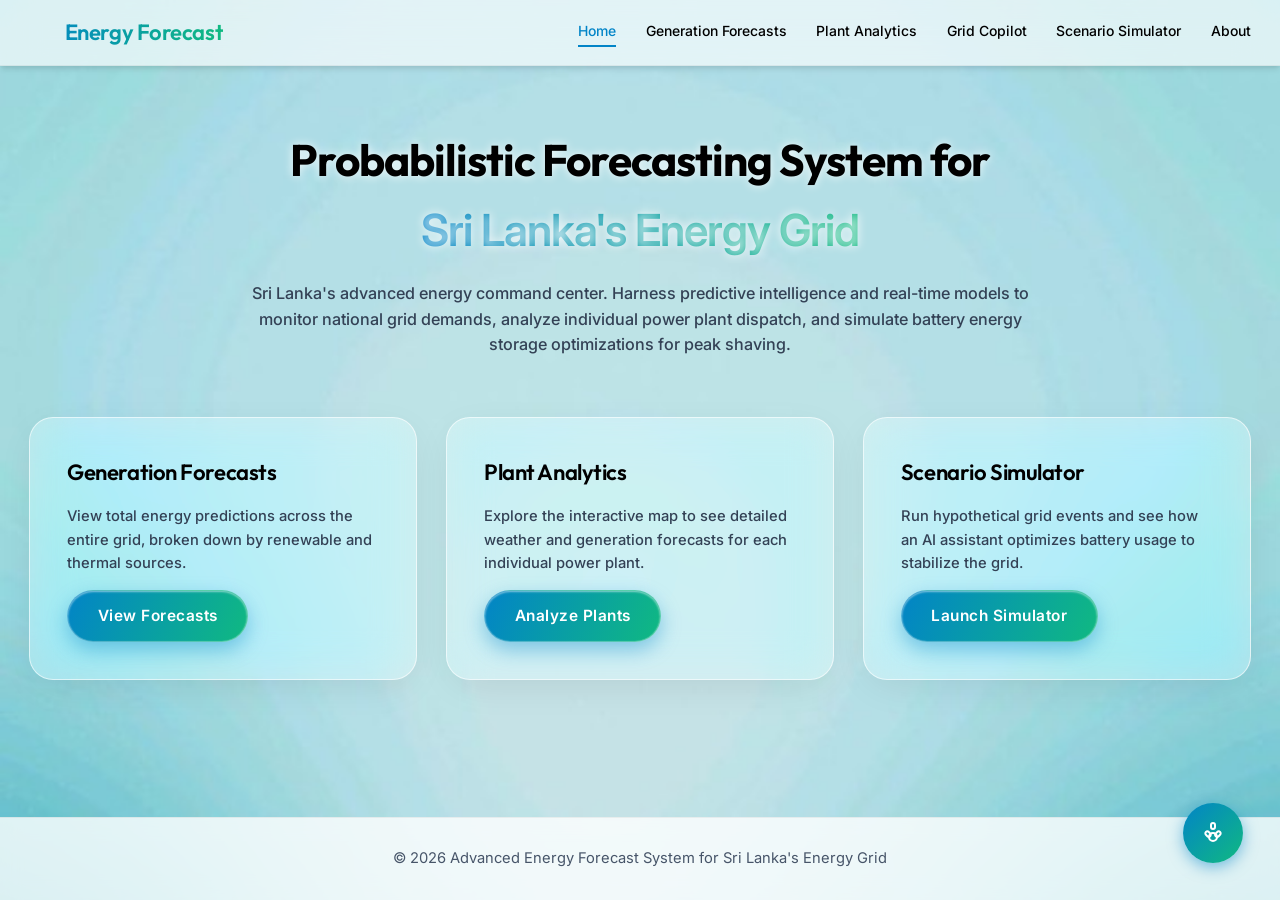
<file: index.html>
<!DOCTYPE html>
<html lang="en">

<head>
    <meta charset="UTF-8">
    <meta name="viewport" content="width=device-width, initial-scale=1.0">
    <title>Advanced Energy Forecast</title>
    <link rel="stylesheet" href="css/style.css">
</head>

<body>

    <!-- Navbar Container -->
    <div id="navbar-placeholder"></div>

    <!-- Main Content -->
    <main>
        <div class="page-header animate-fade-in" style="text-align: center;">
            <h1 style="font-size: 3rem; margin-bottom: 1rem;">Probabilistic Forecasting System for <br><span
                    class="highlight">Sri Lanka's Energy Grid</span></h1>

            <p class="page-description">
                Sri Lanka's advanced energy command center. Harness predictive intelligence and real-time models to monitor national grid demands, analyze individual power plant dispatch, and simulate battery energy storage optimizations for peak shaving.
            </p>
        </div>

        <div
            style="display: grid; grid-template-columns: repeat(auto-fit, minmax(300px, 1fr)); gap: 2rem; margin-top: 4rem;">

            <div class="glass-card animate-fade-in" style="animation-delay: 0.1s; display: flex; flex-direction: column; justify-content: space-between;">
                <div>
                    <h3>Generation Forecasts</h3>
                    <p style="margin: 1rem 0; color: var(--text-secondary);">View total energy predictions across the entire grid, broken down by renewable and thermal sources.</p>
                </div>
                <a href="generation-forecasts.html" class="btn-primary" style="align-self: flex-start; margin-top: auto;">View Forecasts</a>
            </div>

            <div class="glass-card animate-fade-in" style="animation-delay: 0.2s; display: flex; flex-direction: column; justify-content: space-between;">
                <div>
                    <h3>Plant Analytics</h3>
                    <p style="margin: 1rem 0; color: var(--text-secondary);">Explore the interactive map to see detailed weather and generation forecasts for each individual power plant.</p>
                </div>
                <a href="plant-analytics.html" class="btn-primary" style="align-self: flex-start; margin-top: auto;">Analyze Plants</a>
            </div>

            <div class="glass-card animate-fade-in" style="animation-delay: 0.3s; display: flex; flex-direction: column; justify-content: space-between;">
                <div>
                    <h3>Scenario Simulator</h3>
                    <p style="margin: 1rem 0; color: var(--text-secondary);">Run hypothetical grid events and see how an AI assistant optimizes battery usage to stabilize the grid.</p>
                </div>
                <a href="scenario-simulator.html" class="btn-primary" style="align-self: flex-start; margin-top: auto;">Launch Simulator</a>
            </div>

        </div>
    </main>

    <!-- Footer Container -->
    <div id="footer-placeholder"></div>

    <script src="js/common.js"></script>
</body>

</html>
</file>
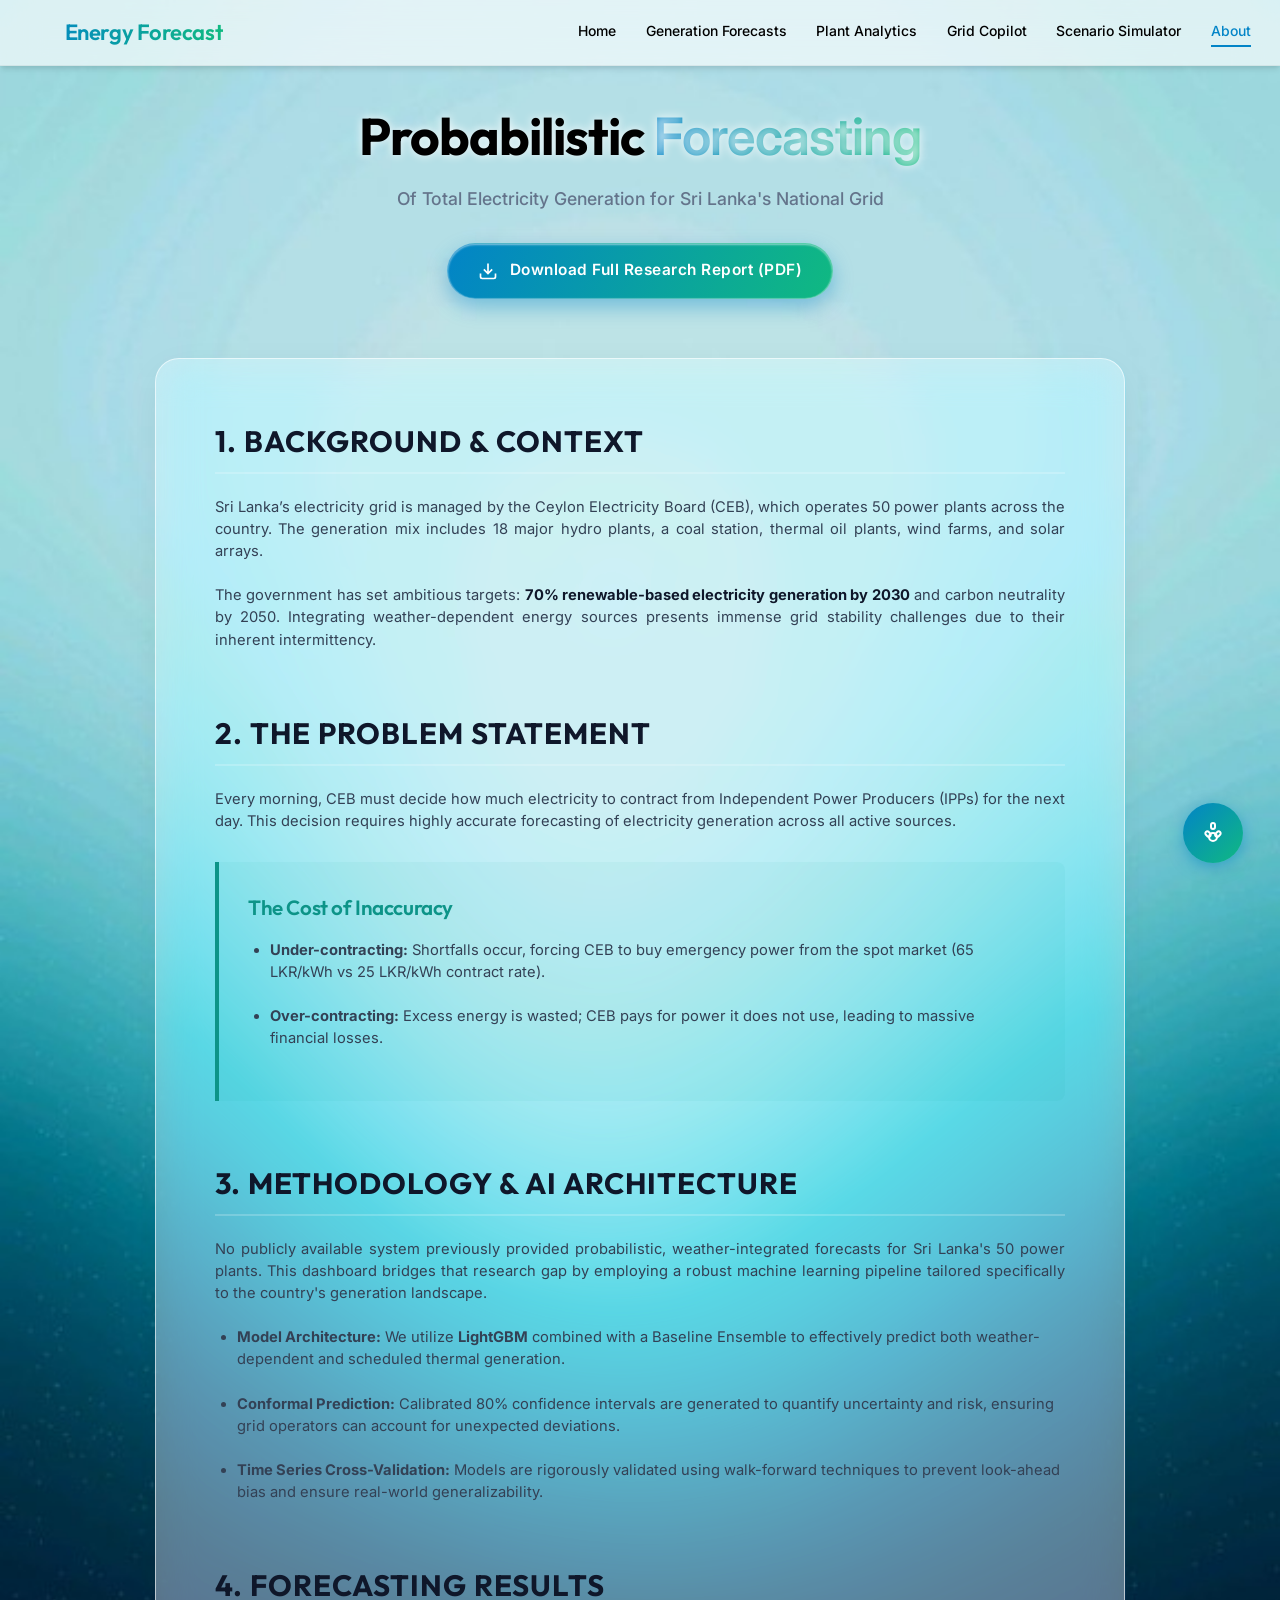
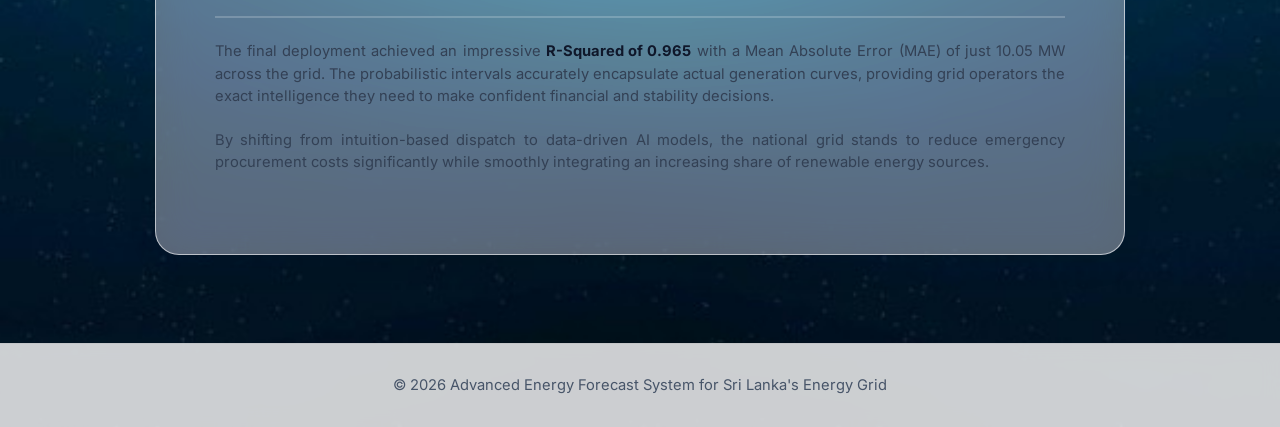
<file: about.html>
<!DOCTYPE html>
<html lang="en">

<head>
    <meta charset="UTF-8">
    <meta name="viewport" content="width=device-width, initial-scale=1.0">
    <title>About the Project | Advanced Energy</title>
    <link rel="stylesheet" href="css/style.css">
    <style>
        .report-section {
            margin-bottom: 4rem;
        }

        .report-section h2 {
            font-size: 2rem;
            color: var(--slate-gray);
            margin-bottom: 1.5rem;
            border-bottom: 2px solid rgba(255, 255, 255, 0.2);
            padding-bottom: 0.5rem;
            text-transform: uppercase;
            letter-spacing: 1px;
        }

        .report-section p,
        .report-section li {
            color: var(--text-secondary);
            font-size: 1rem;
            font-weight: 400;
            line-height: 1.5;
            margin-bottom: 1.5rem;
            text-align: justify;
        }
        
        .report-section p strong {
            color: var(--text-primary);
        }

        .highlight-box {
            background: rgba(13, 148, 136, 0.05);
            border-left: 4px solid var(--cool-teal);
            padding: 2rem;
            margin: 2rem 0;
            border-radius: 0 8px 8px 0;
        }

    </style>
</head>

<body>
    <div id="navbar-placeholder"></div>

    <main class="animate-fade-in" style="max-width: 1000px; margin: 0 auto; padding: 2rem 1rem;">
        <header class="page-header" style="text-align: center; margin-bottom: 4rem;">
            <h1 style="font-size: 3.5rem;">Probabilistic <span class="highlight">Forecasting</span></h1>
            <p style="font-size: 1.2rem; color: #64748b; max-width: 800px; margin: 0 auto;">Of Total Electricity Generation for Sri Lanka's National Grid</p>

            <a href="Project_Report.pdf" download class="btn-primary"
                style="display: inline-block; margin-top: 2rem; padding: 1rem 2rem; text-decoration: none;">
                <svg width="20" height="20" viewBox="0 0 24 24" fill="none" stroke="currentColor" stroke-width="2"
                    style="vertical-align: middle; margin-right: 0.5rem;">
                    <path d="M21 15v4a2 2 0 0 1-2 2H5a2 2 0 0 1-2-2v-4M7 10l5 5 5-5M12 15V3" />
                </svg>
                Download Full Research Report (PDF)
            </a>
        </header>

        <div class="glass-card" style="padding: 4rem !important; border-radius: 24px;">

            <!-- Section 1: Introduction -->
            <section class="report-section">
                <h2>1. Background & Context</h2>
                <p>Sri Lanka’s electricity grid is managed by the Ceylon Electricity Board (CEB), which operates 50 power plants across the country. The generation mix includes 18 major hydro plants, a coal station, thermal oil plants, wind farms, and solar arrays.</p>
                <p>The government has set ambitious targets: <strong>70% renewable-based electricity generation by 2030</strong> and carbon neutrality by 2050. Integrating weather-dependent energy sources presents immense grid stability challenges due to their inherent intermittency.</p>
            </section>

            <!-- Section 2: Problem Statement -->
            <section class="report-section">
                <h2>2. The Problem Statement</h2>
                <p>Every morning, CEB must decide how much electricity to contract from Independent Power Producers (IPPs) for the next day. This decision requires highly accurate forecasting of electricity generation across all active sources.</p>
                <div class="highlight-box">
                    <h3 style="color: var(--cool-teal); margin-bottom: 1rem; font-size: 1.4rem;">The Cost of Inaccuracy</h3>
                    <ul style="margin-left: 1.5rem; color: var(--text-secondary); line-height: 1.5;">
                        <li style="text-align: left;"><strong>Under-contracting:</strong> Shortfalls occur, forcing CEB to buy emergency power from the spot market (65 LKR/kWh vs 25 LKR/kWh contract rate).</li>
                        <li style="text-align: left;"><strong>Over-contracting:</strong> Excess energy is wasted; CEB pays for power it does not use, leading to massive financial losses.</li>
                    </ul>
                </div>
            </section>

            <!-- Section 3: Methodology -->
            <section class="report-section">
                <h2>3. Methodology & AI Architecture</h2>
                <p>No publicly available system previously provided probabilistic, weather-integrated forecasts for Sri Lanka's 50 power plants. This dashboard bridges that research gap by employing a robust machine learning pipeline tailored specifically to the country's generation landscape.</p>
                <ul style="margin-left: 1.5rem; margin-top: 1.5rem;">
                    <li style="text-align: left;"><strong>Model Architecture:</strong> We utilize <strong>LightGBM</strong> combined with a Baseline Ensemble to effectively predict both weather-dependent and scheduled thermal generation.</li>
                    <li style="text-align: left;"><strong>Conformal Prediction:</strong> Calibrated 80% confidence intervals are generated to quantify uncertainty and risk, ensuring grid operators can account for unexpected deviations.</li>
                    <li style="text-align: left;"><strong>Time Series Cross-Validation:</strong> Models are rigorously validated using walk-forward techniques to prevent look-ahead bias and ensure real-world generalizability.</li>
                </ul>
            </section>

            <!-- Section 4: Results -->
            <section class="report-section" style="margin-bottom: 0;">
                <h2>4. Forecasting Results</h2>
                <p>The final deployment achieved an impressive <strong>R-Squared of 0.965</strong> with a Mean Absolute Error (MAE) of just 10.05 MW across the grid. The probabilistic intervals accurately encapsulate actual generation curves, providing grid operators the exact intelligence they need to make confident financial and stability decisions.</p>
                <p>By shifting from intuition-based dispatch to data-driven AI models, the national grid stands to reduce emergency procurement costs significantly while smoothly integrating an increasing share of renewable energy sources.</p>
            </section>

        </div>
    </main>

    <div id="footer-placeholder" style="margin-top: 4rem;"></div>

    <script src="js/common.js"></script>
</body>

</html>
</file>
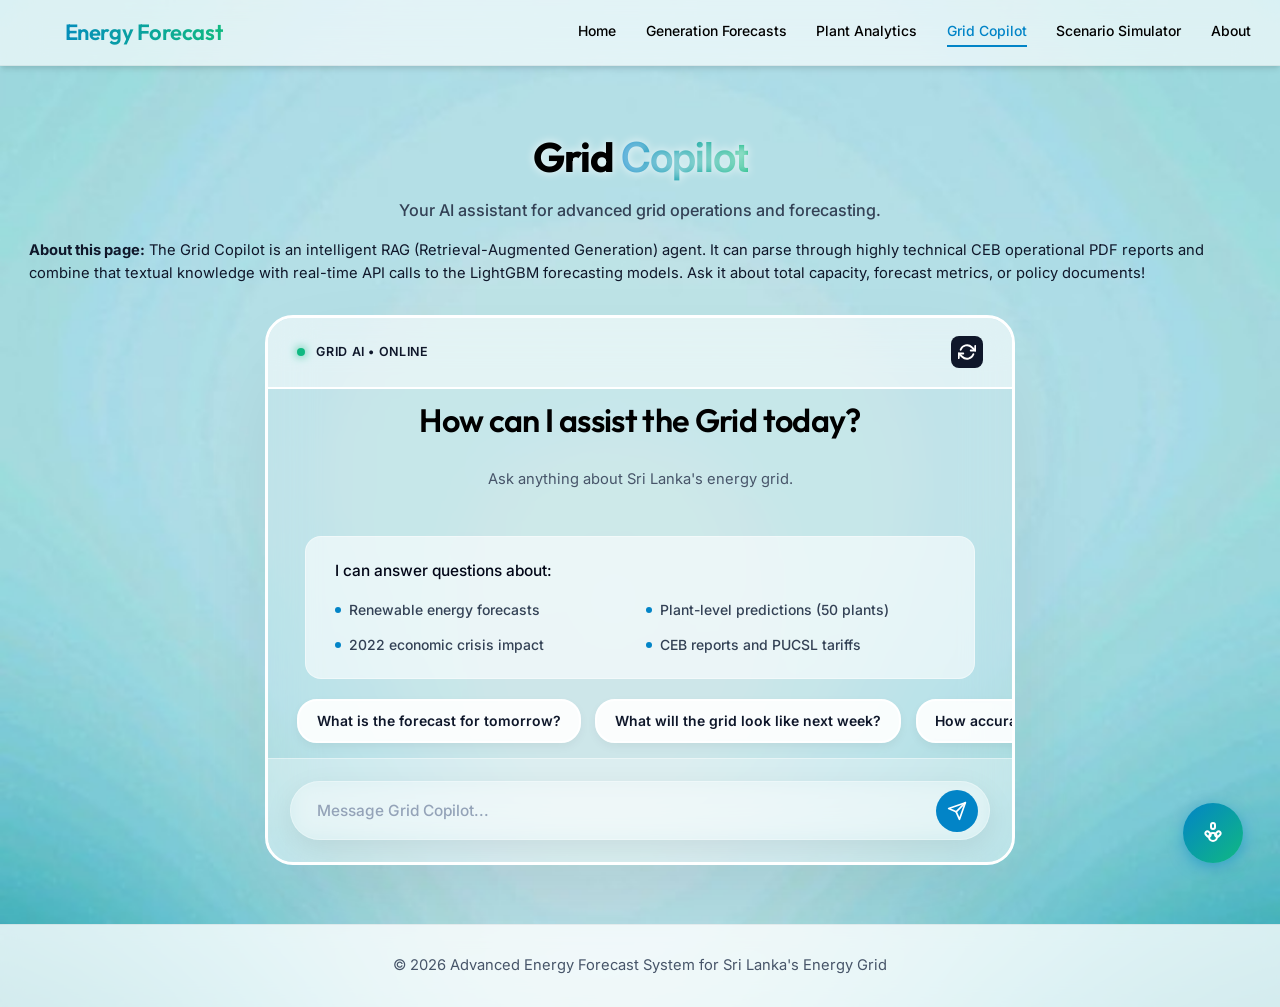
<file: grid-copilot.html>
<!DOCTYPE html>
<html lang="en">

<head>
    <meta charset="UTF-8">
    <meta name="viewport" content="width=device-width, initial-scale=1.0">
    <title>Grid Copilot | Advanced Energy</title>
    <link rel="stylesheet" href="css/style.css">
</head>

<body>
    <div id="navbar-placeholder"></div>

    <main>
        <header class="page-header animate-fade-in" style="margin-bottom: 1rem;">
            <h1>Grid <span class="highlight">Copilot</span></h1>
            <p>Your AI assistant for advanced grid operations and forecasting.</p>
        </header>

        <p class="page-description animate-fade-in" style="margin-bottom: 2rem;">
            <strong>About this page:</strong> The Grid Copilot is an intelligent RAG (Retrieval-Augmented Generation)
            agent. It can parse through highly technical CEB operational PDF reports and combine that textual knowledge
            with real-time API calls to the LightGBM forecasting models. Ask it about total capacity, forecast metrics,
            or policy documents!
        </p>

        <div class="chat-container animate-fade-in" style="animation-delay: 0.1s;">
            <!-- Chat Header with Refresh -->
            <div class="chat-header">
                <div class="status-indicator">
                    <div class="status-dot"></div>
                    <span>Grid AI • Online</span>
                </div>
                <button class="refresh-chat-btn" title="Clear and Refresh Chat">
                    <svg width="18" height="18" viewBox="0 0 24 24" fill="none" stroke="currentColor" stroke-width="2.5"
                        stroke-linecap="round" stroke-linejoin="round">
                        <path d="M23 4v6h-6"></path>
                        <path d="M1 20v-6h6"></path>
                        <path d="M3.51 9a9 9 0 0 1 14.85-3.36L23 10M1 14l4.64 4.36A9 9 0 0 0 20.49 15"></path>
                    </svg>
                </button>
            </div>

            <!-- Main Chat Area -->
            <div class="chat-history">

                <h2>How can I assist the Grid today?</h2>
                <p style="color: #475569; text-align: center; max-width: 500px; margin-bottom: 1.5rem;">
                    Ask anything about Sri Lanka's energy grid.
                </p>

                <div class="capabilities-box">
                    <p>I can answer questions about:</p>
                    <ul class="capabilities-list">
                        <li>Renewable energy forecasts</li>
                        <li>Plant-level predictions (50 plants)</li>
                        <li>2022 economic crisis impact</li>
                        <li>CEB reports and PUCSL tariffs</li>
                    </ul>
                </div>
            </div>

            <!-- Suggested Actions / Chips -->
            <div class="chat-chips-wrapper">
                <div class="chat-chip">What is the forecast for tomorrow?</div>
                <div class="chat-chip">What will the grid look like next week?</div>
                <div class="chat-chip">How accurate is the forecasting model?</div>
            </div>

            <!-- Input Area -->
            <div class="chat-input-area">
                <div class="chat-input-wrapper">
                    <input type="text" class="chat-input" placeholder="Message Grid Copilot..." autofocus>
                    <button class="chat-send-btn" aria-label="Send Message">
                        <svg width="20" height="20" viewBox="0 0 24 24" fill="none" stroke="currentColor"
                            stroke-width="2" stroke-linecap="round" stroke-linejoin="round">
                            <line x1="22" y1="2" x2="11" y2="13"></line>
                            <polygon points="22 2 15 22 11 13 2 9 22 2"></polygon>
                        </svg>
                    </button>
                </div>
            </div>
        </div>
    </main>

    <div id="footer-placeholder"></div>
    <script src="js/common.js"></script>
    <script src="js/copilot.js"></script>
</body>

</html>
</file>
<file: css/style.css>
@import url('https://fonts.googleapis.com/css2?family=Inter:wght@300;400;500;600&family=Outfit:wght@400;600;800&display=swap');

html { font-size: 92%; }
:root {
    /* High-Contrast Teal Energy Theme */
    --primary-color: #0284c7;
    /* Ocean Blue */
    --primary-hover: #0369a1;
    --secondary-color: #10b981;
    /* Emerald Green */
    --accent-glow: #06b6d4;
    /* Vivid Cyan for glows */
    --bg-color: transparent;
    --surface-color: rgba(255, 255, 255, 0.35);
    /* High-translucency premium glass */
    --text-primary: #0f172a;
    /* Slate 900 for modern deep tone */
    --text-secondary: #334155;
    --border-color: rgba(255, 255, 255, 0.6);

    /* Premium Accent Palette */
    --cool-teal: #0d9488;
    /* Teal 600 */
    --cool-teal-glow: rgba(13, 148, 136, 0.2);
    --glass-teal: rgba(13, 148, 136, 0.05);

    /* Dynamic User Background */
    --user-background: url('../assets/bg.jpg');

    /* Shadows */
    --shadow-sm: 0 4px 6px -1px rgba(0, 0, 0, 0.1), 0 2px 4px -1px rgba(0, 0, 0, 0.05);
    --shadow-md: 0 10px 15px -3px rgba(0, 0, 0, 0.1), 0 4px 6px -2px rgba(0, 0, 0, 0.05);
    --shadow-lg: 0 20px 25px -5px rgba(0, 0, 0, 0.15), 0 10px 10px -5px rgba(0, 0, 0, 0.1);
}

* {
    margin: 0;
    padding: 0;
    box-sizing: border-box;
    font-family: 'Inter', sans-serif;
}

body {
    background-color: #f8fafc;
    background-image: var(--user-background);
    background-size: cover;
    background-position: top center;
    /* Focused on the very top of the image */
    background-attachment: fixed;
    background-repeat: no-repeat;
    color: var(--text-primary);
    line-height: 1.6;
    min-height: 100vh;
    display: flex;
    flex-direction: column;
}

/* Headings */
h1,
h2,
h3,
h4,
h5,
h6,
.brand {
    font-family: 'Outfit', sans-serif;
    color: var(--text-primary);
    letter-spacing: -0.02em;
}

/* Navigation Bar */
.navbar {
    position: sticky;
    top: 0;
    z-index: 100;
    background: rgba(255, 255, 255, 0.65);
    /* Light frosted background */
    backdrop-filter: blur(20px);
    -webkit-backdrop-filter: blur(20px);
    border-bottom: 1px solid rgba(0, 0, 0, 0.05);
    box-shadow: var(--shadow-sm);
    padding: 1rem 2rem;
    display: flex;
    justify-content: space-between;
    align-items: center;
    transition: all 0.3s ease;
}

.brand {
    font-size: 1.5rem;
    font-weight: 600;
    background: linear-gradient(to right, var(--primary-color), var(--secondary-color));
    -webkit-background-clip: text;
    background-clip: text;
    color: transparent;
    text-decoration: none;
    display: flex;
    align-items: center;
    gap: 0.5rem;
}

.nav-links {
    display: flex;
    gap: 2rem;
    list-style: none;
}

.nav-links a {
    text-decoration: none;
    color: #000000;
    /* Force dark readability on Navbar */
    font-weight: 500;
    font-size: 0.95rem;
    transition: all 0.2s ease;
    padding: 0.5rem 0;
    position: relative;
    text-shadow: none;
}

.nav-links a::after {
    content: '';
    position: absolute;
    width: 0;
    height: 2px;
    bottom: 0;
    left: 0;
    background-color: var(--primary-color);
    transition: width 0.3s ease;
}

.nav-links a:hover,
.nav-links a.active {
    color: var(--primary-color);
}

.nav-links a:hover::after,
.nav-links a.active::after {
    width: 100%;
}

/* Layout */
main {
    flex: 1;
    padding: 4rem 2rem;
    max-width: 1400px;
    /* Tightened for premium analytics feel */
    width: 100%;
    margin: 0 auto;
}

section {
    margin-bottom: 4rem;
    /* Increased section margins */
}

/* Glassmorphism Card Style */
.glass-card {
    background: var(--surface-color);
    backdrop-filter: blur(20px) saturate(180%);
    -webkit-backdrop-filter: blur(20px) saturate(180%);
    border: 1px solid var(--border-color);
    border-radius: 24px;
    padding: 2.5rem;
    box-shadow: 0 10px 40px -10px rgba(0, 0, 0, 0.1);
    transition: all 0.4s cubic-bezier(0.4, 0, 0.2, 1);
}

.glass-card:hover {
    transform: translateY(-5px);
    box-shadow: 0 20px 40px -5px rgba(0, 0, 0, 0.5);
    border-color: rgba(255, 255, 255, 1);
}

.glass-card h3 {
    color: #000000;
    font-size: 1.5rem;
    font-weight: 600;
}

.glass-card p {
    color: #1e293b;
    font-weight: 500;
}

/* Modern Animated Buttons */
.btn-primary {
    display: inline-block;
    position: relative;
    background: linear-gradient(115deg, var(--primary-color), var(--secondary-color), var(--accent-glow), var(--primary-color));
    background-size: 300% 300%;
    color: white;
    padding: 0.85rem 2rem;
    border-radius: 50px;
    text-decoration: none;
    font-weight: 600;
    font-size: 1.05rem;
    letter-spacing: 0.5px;
    border: 1px solid rgba(255, 255, 255, 0.3);
    cursor: pointer;
    box-shadow: inset 0px 1px 2px rgba(255, 255, 255, 0.5), 0 8px 20px rgba(2, 132, 199, 0.4);
    animation: gradientShift 6s ease infinite;
    transition: all 0.4s cubic-bezier(0.25, 0.8, 0.25, 1);
    z-index: 1;
}

.btn-primary::before {
    content: '';
    position: absolute;
    top: 0;
    left: 0;
    right: 0;
    bottom: 0;
    border-radius: 50px;
    background: linear-gradient(115deg, var(--primary-color), var(--accent-glow));
    filter: blur(10px);
    opacity: 0;
    transition: opacity 0.4s ease;
    z-index: -1;
}

.btn-primary:hover {
    transform: translateY(-3px);
    box-shadow: inset 0px 1px 2px rgba(255, 255, 255, 0.6), 0 12px 25px rgba(2, 132, 199, 0.6);
}

.btn-primary:hover::before {
    opacity: 0.8;
}

@keyframes gradientShift {
    0% {
        background-position: 0% 50%;
    }

    50% {
        background-position: 100% 50%;
    }

    100% {
        background-position: 0% 50%;
    }
}

/* Page Headers */
.page-header {
    margin-bottom: 3rem;
    text-align: center;
}

.page-header h1 {
    font-size: 2.8rem;
    margin-bottom: 0.5rem;
    color: #000000;
    font-weight: 700;
    letter-spacing: -1px;
    text-shadow: 0 0 10px rgba(255, 255, 255, 0.9);
}

.page-header p {
    font-size: 1.1rem;
    color: #334155;
    max-width: 800px;
    margin: 0 auto;
    font-weight: 500;
    line-height: 1.6;
}

/* Floating Action Button */
.copilot-fab {
    position: fixed;
    bottom: 2.5rem;
    right: 2.5rem;
    width: 60px;
    height: 60px;
    background: linear-gradient(135deg, var(--primary-color), var(--secondary-color));
    border-radius: 50%;
    display: flex;
    justify-content: center;
    align-items: center;
    color: white;
    box-shadow: 0 4px 15px rgba(2, 132, 199, 0.5);
    z-index: 1000;
    transition: all 0.3s cubic-bezier(0.25, 0.8, 0.25, 1);
    animation: floatingPulse 3s infinite;
}

.copilot-fab:hover {
    transform: scale(1.1) translateY(-5px);
    box-shadow: 0 10px 25px rgba(2, 132, 199, 0.7);
}

@keyframes floatingPulse {
    0% {
        box-shadow: 0 0 0 0 rgba(2, 132, 199, 0.6);
    }

    70% {
        box-shadow: 0 0 0 20px rgba(2, 132, 199, 0);
    }

    100% {
        box-shadow: 0 0 0 0 rgba(2, 132, 199, 0);
    }
}

/* Chat Interface Styles */
.chat-container {
    background: rgba(255, 255, 255, 0.45);
    /* Light glass layer */
    backdrop-filter: blur(24px);
    -webkit-backdrop-filter: blur(24px);
    border: 1px solid rgba(255, 255, 255, 0.7);
    border-radius: 24px;
    height: 550px;
    display: flex;
    flex-direction: column;
    position: relative;
    box-shadow: 0 10px 30px rgba(0, 0, 0, 0.1), inset 0 1px 0 rgba(255, 255, 255, 0.6);
}

.chat-history {
    flex: 1;
    padding: 2rem;
    overflow-y: auto;
    display: flex;
    flex-direction: column;
    gap: 1.5rem;
    justify-content: center;
    align-items: center;
}

.chat-history h2 {
    color: #000000;
    font-size: 2.2rem;
    font-weight: 600;
    text-shadow: none;
}

.capabilities-box {
    background: rgba(255, 255, 255, 0.6);
    border: 1px solid rgba(255, 255, 255, 0.4);
    border-radius: 16px;
    padding: 1.5rem 2rem;
    width: 100%;
    max-width: 700px;
}

.capabilities-box p {
    font-weight: 500;
    color: #020617;
    margin-bottom: 1rem;
    font-size: 1.05rem;
}

.capabilities-list {
    display: grid;
    grid-template-columns: repeat(auto-fit, minmax(250px, 1fr));
    gap: 0.85rem;
    list-style: none;
}

.capabilities-list li {
    font-size: 0.95rem;
    color: #334155;
    display: flex;
    align-items: center;
    gap: 0.5rem;
    font-weight: 500;
}

.capabilities-list li::before {
    content: '';
    display: inline-block;
    width: 6px;
    height: 6px;
    background-color: var(--primary-color);
    border-radius: 50%;
}

.chat-chips-wrapper {
    display: flex;
    gap: 1rem;
    padding: 1rem 2rem;
    overflow-x: auto;
    scrollbar-width: none;
}

.chat-chips-wrapper::-webkit-scrollbar {
    display: none;
}

.chat-chip {
    white-space: nowrap;
    background: rgba(255, 255, 255, 0.7);
    border: 1px solid rgba(255, 255, 255, 0.8);
    padding: 0.6rem 1.2rem;
    border-radius: 20px;
    color: #334155;
    font-weight: 600;
    font-size: 0.95rem;
    cursor: pointer;
    transition: all 0.3s ease;
    box-shadow: 0 4px 10px rgba(0, 0, 0, 0.05);
    backdrop-filter: blur(10px);
}

.chat-chip:hover {
    background: var(--primary-color);
    border-color: var(--primary-color);
    color: #ffffff;
    transform: translateY(-2px);
    box-shadow: 0 6px 15px rgba(2, 132, 199, 0.3);
}

.chat-input-area {
    padding: 1.5rem;
    background: rgba(255, 255, 255, 0.3);
    border-top: 1px solid rgba(255, 255, 255, 0.4);
    border-bottom-left-radius: 24px;
    border-bottom-right-radius: 24px;
}

.chat-input-wrapper {
    display: flex;
    position: relative;
    background: rgba(255, 255, 255, 0.85);
    border: 1px solid rgba(255, 255, 255, 0.6);
    border-radius: 30px;
    padding: 0.5rem 0.75rem;
    box-shadow: 0 4px 15px rgba(0, 0, 0, 0.05);
    transition: all 0.3s ease;
    backdrop-filter: blur(15px);
}

.chat-input-wrapper:focus-within {
    border-color: var(--primary-color);
    box-shadow: 0 0 15px rgba(2, 132, 199, 0.2);
    background: #ffffff;
}

.chat-input {
    flex: 1;
    background: transparent;
    border: none;
    color: #020617;
    font-weight: 500;
    font-size: 1.05rem;
    padding: 0.5rem 1rem;
    outline: none;
}

.chat-input::placeholder {
    color: #94a3b8;
}

.chat-send-btn {
    background: var(--primary-color);
    border: none;
    width: 42px;
    height: 42px;
    border-radius: 50%;
    display: flex;
    justify-content: center;
    align-items: center;
    color: white;
    cursor: pointer;
    transition: transform 0.2s;
    flex-shrink: 0;
}

.chat-send-btn:hover {
    transform: scale(1.1);
}

/* Footer */
.footer {
    background: rgba(255, 255, 255, 0.8);
    border-top: 1px solid rgba(0, 0, 0, 0.05);
    padding: 2rem;
    text-align: center;
    color: #475569;
    margin-top: auto;
    backdrop-filter: blur(10px);
}

/* Animations */
@keyframes fadeIn {
    from {
        opacity: 0;
        transform: translateY(20px);
    }

    to {
        opacity: 1;
        transform: translateY(0);
    }
}

.animate-fade-in {
    animation: fadeIn 0.6s ease forwards;
}

/* Utilities */

.highlight {
    background: linear-gradient(to right, var(--primary-color), var(--secondary-color));
    -webkit-background-clip: text;
    background-clip: text;
    color: transparent;
    font-weight: 600;
}

/* ==========================================================================
   Focused Chat Elements (V2.0) - FIXED TEMPLATE POLICY
   ========================================================================== */

/* This section is ONLY for the Grid Copilot chat components. 
   Do NOT modify global template classes (Page Header, Nav, etc.) in this section. */

.chat-container {
    background: rgba(255, 255, 255, 0.15) !important;
    border: 3px solid #ffffff !important;
    border-radius: 28px !important;
    box-shadow: 0 40px 100px -20px rgba(0, 0, 0, 0.1) !important;
    overflow: hidden;
    max-width: 750px !important;
    /* Thin Chat Box Signature */
    margin: 0 auto !important;
}

.chat-header {
    display: flex;
    justify-content: space-between;
    align-items: center;
    padding: 1.25rem 2rem;
    background: rgba(255, 255, 255, 0.5);
    border-bottom: 2px solid #ffffff;
}

.status-indicator {
    display: flex;
    align-items: center;
    gap: 0.75rem;
    font-size: 0.85rem;
    font-weight: 600;
    color: #0f172a;
    text-transform: uppercase;
    letter-spacing: 0.05em;
}

.status-dot {
    width: 8px;
    height: 8px;
    background: #10b981;
    border-radius: 50%;
    box-shadow: 0 0 10px #10b981;
}

.refresh-chat-btn {
    background: #0f172a;
    color: #ffffff;
    border: none;
    border-radius: 8px;
    width: 32px;
    height: 32px;
    display: flex;
    align-items: center;
    justify-content: center;
    cursor: pointer;
    transition: all 0.2s ease;
}

.refresh-chat-btn:hover {
    background: #1e293b;
    transform: rotate(180deg);
}

.chat-input-wrapper {
    background: rgba(255, 255, 255, 0.2) !important;
    backdrop-filter: blur(10px);
    border: 1px solid rgba(255, 255, 255, 0.3) !important;
    border-radius: 40px !important;
    box-shadow: 0 10px 30px rgba(0, 0, 0, 0.08) !important;
}

.chat-input {
    color: #0f172a !important;
    font-weight: 500 !important;
}

/* Scoped Message Bubbles */
.ai-bubble {
    align-self: flex-start;
    background: rgba(255, 255, 255, 0.98) !important;
    backdrop-filter: blur(20px);
    border: 3px solid #ffffff !important;
    border-radius: 24px 24px 24px 6px !important;
    padding: 1.5rem 1.8rem !important;
    max-width: 85%;
    color: #1e293b;
    font-size: 1.05rem;
    line-height: 1.6;
    box-shadow: 0 15px 40px -10px rgba(0, 0, 0, 0.08);
    margin-bottom: 1.5rem;
    display: flex;
    flex-direction: column;
}

.ai-bubble strong,
.ai-bubble b,
.ai-bubble h3 {
    color: #0f172a !important;
    /* Absolute Visibility */
    font-weight: 500;
}

.user-bubble {
    align-self: flex-end;
    background: #0f172a !important;
    /* Deep Navy to contrast white glass */
    color: #ffffff !important;
    border: 2px solid rgba(255, 255, 255, 0.2);
    border-radius: 24px 24px 4px 24px !important;
    padding: 1.25rem 1.6rem !important;
    max-width: 80%;
    font-weight: 500;
    box-shadow: 0 10px 30px rgba(15, 23, 42, 0.2);
    margin-bottom: 1.5rem;
}

.chat-history {
    display: flex;
    flex-direction: column;
    padding: 2.5rem !important;
}

.chat-chip {
    background: rgba(255, 255, 255, 0.9) !important;
    border: 2px solid #ffffff !important;
    color: #0f172a !important;
    font-weight: 600 !important;
}

.chat-chip:hover {
    background: #0f172a !important;
    color: #ffffff !important;
}

/* ==========================================================================
   Forecast & Analytics Dashboard Styles (Premium)
   ========================================================================== */

.forecast-control-card {
    background: rgba(255, 255, 255, 0.4) !important;
    border: 1px solid rgba(255, 255, 255, 0.5) !important;
    text-align: center;
    padding: 2rem !important;
    box-shadow: 0 10px 30px rgba(0, 0, 0, 0.05) !important;
    margin-bottom: 2rem;
}

.stat-card {
    background: rgba(255, 255, 255, 0.4) !important;
    color: #0f766e !important;
    border: 1px solid rgba(255, 255, 255, 0.5) !important;
    padding: 1rem !important;
    border-radius: 12px;
}

.stat-card .stat-label {
    color: rgba(13, 148, 136, 0.8) !important;
    font-weight: 600;
}

.stat-card h3 {
    color: #0d9488 !important;
}

.glow-energy-card {
    position: relative;
    border: 2px solid rgba(13, 148, 136, 0.3) !important;
    box-shadow: 0 0 15px rgba(13, 148, 136, 0.1) !important;
}

@keyframes pulseEnergy {
    0% {
        box-shadow: 0 0 20px rgba(13, 148, 136, 0.3);
    }

    50% {
        box-shadow: 0 0 45px rgba(13, 148, 136, 0.6);
    }

    100% {
        box-shadow: 0 0 20px rgba(13, 148, 136, 0.3);
    }
}

/* Intelligence Tiles (Model Metrics) */
.metrics-grid-v2 {
    display: grid;
    grid-template-columns: repeat(auto-fit, minmax(220px, 1fr));
    gap: 1.5rem;
    margin-top: 2rem;
}

.intelligence-tile {
    background: rgba(255, 255, 255, 0.3);
    backdrop-filter: blur(15px);
    border: 1px solid rgba(255, 255, 255, 0.4);
    border-radius: 12px;
    padding: 1rem;
    transition: all 0.3s ease;
    display: flex;
    flex-direction: column;
    justify-content: space-between;
    color: #0f766e !important;
}

.intelligence-tile .m-title {
    color: rgba(13, 148, 136, 0.8) !important;
    font-weight: 500;
}

.intelligence-tile:hover {
    background: rgba(255, 255, 255, 0.6);
    border-color: #0d9488;
    transform: translateY(-3px);
}

/* Segmented Energy Bar */
.energy-segment-container {
    width: 100%;
    height: 10px;
    background: rgba(255, 255, 255, 0.1);
    border-radius: 5px;
    display: flex;
    overflow: hidden;
    margin-top: 1rem;
}

.energy-segment {
    height: 100%;
    transition: width 0.5s ease-in-out;
}

.segment-hydro {
    background: #0d9488;
}

.segment-wind {
    background: #10b981;
}

.segment-solar {
    background: #f59e0b;
}

.segment-thermal {
    background: #ef4444;
}

/* Plant Selector Tiles */
.plant-ribbon {
    display: flex;
    gap: 1rem;
    overflow-x: auto;
    padding: 1rem 0;
    scrollbar-width: none;
}

.plant-tile {
    min-width: 140px;
    height: 36px;
    /* SLS Slim Profile */
    background: rgba(255, 255, 255, 0.1);
    border: 1px solid rgba(255, 255, 255, 0.2);
    border-radius: 18px;
    /* Pill Shape */
    padding: 0 1.25rem;
    cursor: pointer;
    display: flex;
    flex-direction: row;
    align-items: center;
    gap: 0.75rem;
    transition: all 0.3s ease;
    white-space: nowrap;
}

.plant-tile:hover,
.plant-tile.active {
    background: var(--cool-teal);
    color: white;
    border-color: #5eead4;
    box-shadow: 0 8px 20px var(--cool-teal-glow);
}

.plant-tile .p-type {
    font-size: 0.6rem;
    font-weight: 500;
    text-transform: uppercase;
    background: rgba(0, 0, 0, 0.2);
    padding: 0.15rem 0.5rem;
    border-radius: 10px;
}

.plant-tile .p-name {
    font-size: 0.85rem;
    font-weight: 500;
    text-align: left;
    margin-top: 0;
}

/* Day Selection Ribbon */
.day-ribbon {
    display: flex;
    justify-content: flex-start;
    gap: 1rem;
    margin: 1.5rem 0;
    overflow-x: auto;
    padding: 1rem 0.5rem 1.5rem 0.5rem;
    width: 100%;
    max-width: 100%;
    scrollbar-width: none;
    /* Firefox */
    -ms-overflow-style: none;
    /* IE and Edge */
    scroll-snap-type: x mandatory;
    cursor: grab;
}

.day-ribbon::-webkit-scrollbar {
    display: none;
    /* Hide scrollbar for Chrome, Safari and Opera */
}

.day-tile {
    min-width: 100px;
    height: 110px;
    background: rgba(255, 255, 255, 0.6);
    -webkit-backdrop-filter: blur(10px);
    backdrop-filter: blur(10px);
    border: 1px solid rgba(255, 255, 255, 0.5);
    border-radius: 20px;
    display: flex;
    flex: 0 0 auto;
    flex-direction: column;
    align-items: center;
    justify-content: center;
    cursor: pointer;
    transition: all 0.3s cubic-bezier(0.4, 0, 0.2, 1);
    box-shadow: 0 4px 12px rgba(0, 0, 0, 0.03);
    scroll-snap-align: center;
    flex-shrink: 0;
    z-index: 10;
}

.day-tile:hover {
    transform: translateY(-8px);
    background: rgba(255, 255, 255, 0.9);
    border-color: var(--cool-teal);
    box-shadow: 0 12px 24px rgba(13, 148, 136, 0.15);
}

.day-tile.active {
    background: var(--cool-teal);
    border-color: var(--cool-teal);
    color: white;
    transform: scale(1.08);
    box-shadow: 0 15px 35px var(--cool-teal-glow);
    z-index: 2;
}

.day-tile:hover {
    transform: translateY(-5px);
    border-color: var(--cool-teal);
    box-shadow: 0 10px 20px var(--cool-teal-glow);
}

.day-tile.active {
    background: var(--cool-teal);
    border-color: var(--cool-teal);
    color: white;
    transform: scale(1.05);
    box-shadow: 0 15px 30px var(--cool-teal-glow);
}

.day-tile .d-name {
    font-size: 0.7rem;
    font-weight: 600;
    text-transform: uppercase;
    opacity: 0.7;
}

.day-tile.active .d-name {
    opacity: 1;
}

.day-tile .d-value {
    font-size: 1.5rem;
    font-weight: 600;
    margin: 0.2rem 0;
}

.day-tile .d-month {
    font-size: 0.7rem;
    font-weight: 500;
}

@keyframes spin {
    to {
        transform: rotate(360deg);
    }
}

.spinner {
    display: inline-block;
    width: 20px;
    height: 20px;
    border: 2px solid rgba(255, 255, 255, 0.3);
    border-radius: 50%;
    border-top-color: #fff;
    animation: spin 0.8s linear infinite;
    margin-right: 8px;
    vertical-align: middle;
}

.hero-content h2 {
    font-size: 2rem;
    margin-bottom: 0.5rem;
}

.stats-grid {
    display: grid;
    grid-template-columns: repeat(auto-fit, minmax(280px, 1fr));
    gap: 1.5rem;
}

.stat-card {
    padding: 1.5rem !important;
    display: flex;
    flex-direction: column;
    justify-content: center;
}

.stat-label {
    font-size: 0.85rem;
    font-weight: 600;
    text-transform: uppercase;
    color: #64748b;
    letter-spacing: 0.05em;
    margin-bottom: 0.5rem;
}

.stat-card h3 {
    font-size: 2.5rem;
    margin: 0;
    color: var(--text-primary);
}

.stat-meta {
    font-size: 0.9rem;
    color: #475569;
    font-weight: 600;
}

.chart-card {
    padding: 2rem !important;
}

.chart-header {
    display: flex;
    justify-content: space-between;
    align-items: center;
    margin-bottom: 1.5rem;
}

.chart-legend {
    display: flex;
    gap: 1.5rem;
}

.legend-item {
    display: flex;
    align-items: center;
    gap: 0.5rem;
    font-size: 0.85rem;
    font-weight: 500;
}

.dot {
    width: 10px;
    height: 10px;
    border-radius: 50%;
}

.metrics-grid {
    display: grid;
    grid-template-columns: repeat(3, 1fr);
    gap: 1.5rem;
    padding: 1rem;
    background: rgba(13, 148, 136, 0.03);
    border-radius: 16px;
    border: 1px solid rgba(13, 148, 136, 0.1);
}

.metric-column {
    display: flex;
    flex-direction: column;
    gap: 1.25rem;
    padding: 1rem;
    border-right: 1px solid rgba(13, 148, 136, 0.1);
}

.metric-column:last-child {
    border-right: none;
}

.m-title {
    font-size: 0.7rem;
    font-weight: 600;
    color: var(--cool-teal);
    text-transform: uppercase;
    letter-spacing: 0.1em;
    margin-bottom: 0.5rem;
}

.m-main-value {
    font-size: 1.8rem;
    font-weight: 600;
    color: var(--text-primary);
    line-height: 1;
}

.m-sub-text {
    font-size: 0.85rem;
    color: #64748b;
    font-weight: 600;
}

/* Accuracy Progress Bar */
.coverage-bar-container {
    width: 100%;
    height: 12px;
    background: #e2e8f0;
    border-radius: 6px;
    overflow: hidden;
    margin-top: 0.5rem;
}

.coverage-bar-fill {
    height: 100%;
    background: linear-gradient(to right, var(--cool-teal), var(--secondary-color));
    transition: width 1s ease-out;
}

/* Uncertainty Box */
.uncertainty-box {
    border: 2px dashed var(--cool-teal);
    padding: 0.75rem;
    border-radius: 8px;
    background: var(--cool-teal-glow);
    text-align: center;
}

.model-badge {
    display: inline-flex;
    align-items: center;
    gap: 0.5rem;
    background: var(--cool-teal);
    color: white;
    padding: 0.4rem 1rem;
    border-radius: 50px;
    font-size: 0.75rem;
    font-weight: 600;
    text-transform: uppercase;
    box-shadow: 0 4px 10px var(--cool-teal-glow);
}

/* Plant Deep-Dive styles */
.plant-detail-section {
    margin-top: 2rem;
    border-top: 1px solid rgba(0, 0, 0, 0.05);
    padding-top: 2rem;
}

.plant-detail-grid {
    display: grid;
    grid-template-columns: 1fr 300px;
    gap: 2rem;
}

.weather-mini-cards {
    display: flex;
    gap: 1rem;
}

.weather-chip {
    background: rgba(255, 255, 255, 0.2);
    backdrop-filter: blur(5px);
    padding: 0.75rem 1rem;
    border-radius: 12px;
    border: 1px solid rgba(255, 255, 255, 0.2);
    display: flex;
    align-items: center;
    gap: 0.5rem;
    font-weight: 500;
    font-size: 0.9rem;
}

.sparkline-container {
    height: 120px;
    background: rgba(255, 255, 255, 0.1);
    backdrop-filter: blur(5px);
    border-radius: 12px;
    border: 1px solid rgba(255, 255, 255, 0.1);
    padding: 0.5rem;
}

/* Animations */
@keyframes pulseGlow {
    0% {
        box-shadow: 0 0 0 0 var(--accent-orange-glow);
    }

    70% {
        box-shadow: 0 0 0 15px rgba(245, 158, 11, 0);
    }

    100% {
        box-shadow: 0 0 0 0 rgba(245, 158, 11, 0);
    }
}

#run-forecast-btn {
    transition: all 0.3s cubic-bezier(0.175, 0.885, 0.32, 1.275);
}

#run-forecast-btn.loading {
    opacity: 0.7;
    pointer-events: none;
    transform: scale(0.95);
}

.analytics-dashboard {
    height: auto;
}

.map-card {
    padding: 1.5rem !important;
}

.premium-table {
    width: 100%;
    border-collapse: separate;
    border-spacing: 0 0.75rem;
}

.premium-table th {
    text-align: left;
    padding: 0.75rem 1rem;
    font-size: 0.8rem;
    font-weight: 600;
    text-transform: uppercase;
    color: #64748b;
    border-bottom: 2px solid rgba(0, 0, 0, 0.05);
}

.premium-table tr {
    transition: transform 0.2s ease;
}

.premium-table td {
    padding: 1rem;
    background: rgba(255, 255, 255, 0.6);
    border-top: 1px solid rgba(255, 255, 255, 0.8);
    border-bottom: 1px solid rgba(0, 0, 0, 0.05);
    font-size: 0.95rem;
    font-weight: 600;
}

.premium-table td:first-child {
    border-top-left-radius: 12px;
    border-bottom-left-radius: 12px;
    border-left: 1px solid rgba(255, 255, 255, 0.8);
}

.premium-table td:last-child {
    border-top-right-radius: 12px;
    border-bottom-right-radius: 12px;
    border-right: 1px solid rgba(0, 0, 0, 0.05);
}

.premium-table tr:hover td {
    background: #ffffff;
    box-shadow: 0 4px 12px rgba(0, 0, 0, 0.05);
}

.badge {
    padding: 0.25rem 0.6rem;
    border-radius: 20px;
    font-size: 0.75rem;
    font-weight: 600;
    text-transform: uppercase;
}

.badge-hydro {
    background: rgba(2, 132, 199, 0.1);
    color: var(--primary-color);
}

.badge-thermal {
    background: rgba(245, 158, 11, 0.1);
    color: var(--accent-orange);
}

.badge-coal {
    background: rgba(15, 23, 42, 0.1);
    color: #0f172a;
}

.badge-renewable {
    background: rgba(16, 185, 129, 0.1);
    color: var(--secondary-color);
}

/* Scrollbar Style */
.table-wrapper::-webkit-scrollbar {
    width: 6px;
}

.table-wrapper::-webkit-scrollbar-track {
    background: transparent;
}

.table-wrapper::-webkit-scrollbar-thumb {
    background: rgba(0, 0, 0, 0.1);
    border-radius: 10px;
}

.table-wrapper::-webkit-scrollbar-thumb:hover {
    background: rgba(0, 0, 0, 0.2);
}

/* Map Popups */
.leaflet-popup-content-wrapper {
    background: rgba(255, 255, 255, 0.9) !important;
    backdrop-filter: blur(10px);
    border-radius: 16px !important;
    padding: 0.5rem;
    box-shadow: 0 10px 25px rgba(0, 0, 0, 0.1) !important;
}

.leaflet-popup-tip {
    background: rgba(255, 255, 255, 0.9) !important;
}

.popup-container h4 {
    margin: 0;
    font-size: 1.1rem;
    color: var(--primary-color);
}

.popup-detail {
    font-size: 0.85rem;
    margin-top: 5px;
    font-weight: 600;
}

/* Floating Map Special Styles */
#map-container {
    background: transparent !important;
}

.floating-landmass {
    filter: drop-shadow(0 0 10px rgba(13, 148, 136, 0.4));
}

.marker-glow {
    width: 12px;
    height: 12px;
    background: var(--cool-teal);
    border-radius: 50%;
    border: 2px solid white;
    box-shadow: 0 0 15px var(--cool-teal);
    transition: all 0.3s ease;
}

.custom-grid-marker:hover .marker-glow {
    transform: scale(1.5);
    box-shadow: 0 0 25px var(--cool-teal);
}

.premium-popup .leaflet-popup-content-wrapper {
    background: rgba(15, 23, 42, 0.9) !important;
    backdrop-filter: blur(10px);
    border: 1px solid rgba(255, 255, 255, 0.2);
    border-radius: 12px;
    color: white;
    padding: 0;
}

.premium-popup .leaflet-popup-tip {
    background: rgba(15, 23, 42, 0.9) !important;
}

.glass-popup strong {
    display: block;
    margin-bottom: 4px;
}

/* Plant Level Forecast 5:3 Layout */
.plant-level-header {
    display: flex;
    justify-content: space-between;
    align-items: center;
    margin-bottom: 2rem;
}

.plant-level-header .section-title {
    font-size: 1.3rem;
    margin: 0;
    color: #0f766e;
}

.dropdown-elegant {
    width: 300px;
    border: 1px solid rgba(13, 148, 136, 0.4);
    background: rgba(255, 255, 255, 0.6);
    color: #0f766e;
    padding: 0.6rem 1rem;
    border-radius: 8px;
    font-weight: 600;
    backdrop-filter: blur(10px);
    transition: all 0.3s ease;
    appearance: none;
    -webkit-appearance: none;
    background-image: url("data:image/svg+xml,%3Csvg xmlns='http://www.w3.org/2000/svg' width='12' height='12' fill='%230f766e' viewBox='0 0 16 16'%3E%3Cpath d='M8 11.5l-5-5h10z'/%3E%3C/svg%3E");
    background-repeat: no-repeat;
    background-position: right 1rem center;
}

.dropdown-elegant:hover {
    border-color: #0d9488;
    background: rgba(255, 255, 255, 0.8);
    box-shadow: 0 4px 10px rgba(13, 148, 136, 0.1);
}

.forecast-detail-grid {
    display: grid;
    grid-template-columns: 1fr;
    gap: 2rem;
    align-items: center;
}

/* Bubbly Map Icons */
.bubbly-marker {
    position: relative;
    width: 24px;
    height: 24px;
    border-radius: 50%;
    display: flex;
    align-items: center;
    justify-content: center;
    animation: bubblePulse 3s infinite ease-in-out;
}

.bubbly-icon {
    font-size: 14px;
    z-index: 2;
}

.bubbly-ring {
    position: absolute;
    width: 100%;
    height: 100%;
    border-radius: 50%;
    z-index: 1;
    animation: ringExpand 2s infinite cubic-bezier(0.165, 0.84, 0.44, 1);
}

@keyframes bubblePulse {
    0% {
        transform: scale(0.95);
    }

    50% {
        transform: scale(1.1);
    }

    100% {
        transform: scale(0.95);
    }
}

@keyframes ringExpand {
    0% {
        transform: scale(0.8);
        opacity: 0.8;
    }

    100% {
        transform: scale(1.8);
        opacity: 0;
    }
}

.sleek-weather-row {
    display: flex;
    flex-wrap: wrap;
    gap: 1rem;
    margin-bottom: 1.5rem;
}

.sleek-weather-card {
    flex: 1;
    min-width: 100px;
    background: rgba(255, 255, 255, 0.3);
    border: 1px solid rgba(255, 255, 255, 0.4);
    border-radius: 8px;
    padding: 0.8rem;
    text-align: center;
    color: #0f766e;
    backdrop-filter: blur(10px);
}

.sleek-weather-card .w-icon {
    font-size: 1.2rem;
    margin-bottom: 0.3rem;
}

.sleek-weather-card .w-val {
    font-weight: 600;
    font-size: 1.1rem;
    color: #0d9488;
}

.sleek-weather-card .w-label {
    font-weight: 600;
    font-size: 0.7rem;
    text-transform: uppercase;
    opacity: 0.8;
}

/* ==========================================================================
   Loading Overlay & Blur Effects
   ========================================================================== */

.loading-overlay {
    position: fixed;
    top: 0;
    left: 0;
    width: 100%;
    height: 100%;
    background: rgba(255, 255, 255, 0.4);
    backdrop-filter: blur(8px);
    -webkit-backdrop-filter: blur(8px);
    display: none;
    /* Hidden by default */
    justify-content: center;
    align-items: center;
    z-index: 9999;
    opacity: 0;
    transition: opacity 0.5s ease;
}

.loading-overlay.active {
    display: flex;
    opacity: 1;
}

.loading-content {
    text-align: center;
    display: flex;
    flex-direction: column;
    align-items: center;
    gap: 1.5rem;
}

.energy-pulse-loader {
    width: 80px;
    height: 80px;
    border-radius: 50%;
    background: conic-gradient(from 0deg, transparent, var(--cool-teal), var(--accent-glow), transparent);
    position: relative;
    animation: rotatePulse 1.5s linear infinite;
    display: flex;
    align-items: center;
    justify-content: center;
}

.energy-pulse-loader::after {
    content: '';
    position: absolute;
    width: 60px;
    height: 60px;
    background: rgba(255, 255, 255, 0.8);
    backdrop-filter: blur(10px);
    border-radius: 50%;
    z-index: 1;
}

.energy-pulse-loader i {
    z-index: 2;
    font-size: 24px;
    color: var(--cool-teal);
    animation: iconPulse 2s ease-in-out infinite;
}

.loading-text {
    font-family: 'Outfit', sans-serif;
    font-size: 1.25rem;
    font-weight: 600;
    color: var(--cool-teal);
    text-transform: uppercase;
    letter-spacing: 3px;
    text-shadow: 0 0 10px rgba(13, 148, 136, 0.2);
}

.blurred {
    filter: blur(12px) grayscale(0.5);
    transition: filter 0.6s cubic-bezier(0.4, 0, 0.2, 1);
    pointer-events: none;
    user-select: none;
}

@keyframes rotatePulse {
    0% {
        transform: rotate(0deg);
    }

    100% {
        transform: rotate(360deg);
    }
}

@keyframes iconPulse {

    0%,
    100% {
        transform: scale(1);
        opacity: 0.8;
    }

    50% {
        transform: scale(1.3);
        opacity: 1;
    }
}

/* ==========================================================================
   PROFESSIONAL 3-COLUMN FLEET ANALYTICS
   ========================================================================== */

main#analytics-main-content {
    max-width: 1600px !important;
    margin: 0 auto;
    padding: 2rem !important;
    display: flex;
    flex-direction: column;
    gap: 2rem;
}

/* Fleet Metrics Ribbon */
.fleet-metrics-ribbon {
    display: flex;
    justify-content: space-around;
    align-items: center;
    background: rgba(255, 255, 255, 0.4);
    backdrop-filter: blur(20px);
    border: 1px solid var(--border-color);
    padding: 1.5rem 3rem !important;
    border-radius: 20px;
    margin-bottom: 1rem;
}

.metric-item {
    text-align: center;
}

.metric-item .label {
    font-size: 0.65rem;
    font-weight: 600;
    text-transform: uppercase;
    color: #64748b;
    letter-spacing: 1px;
}

.metric-item h4 {
    font-size: 1.4rem;
    color: var(--cool-teal);
    margin-top: 0.2rem;
}

/* 3-Column Workspace */
.analytics-workspace {
    display: grid;
    grid-template-columns: 260px 1fr 380px;
    gap: 1.5rem;
    height: 750px;
}

/* Plant Selector Sidebar */
.fleet-selector-sidebar {
    background: rgba(255, 255, 255, 0.4);
    backdrop-filter: blur(20px);
    border: 1px solid var(--border-color);
    border-radius: 20px;
    display: flex;
    flex-direction: column;
    overflow: hidden;
}

.selector-header {
    padding: 1.5rem;
    border-bottom: 1px solid rgba(0, 0, 0, 0.05);
}

.plant-list {
    flex: 1;
    overflow-y: auto;
    padding: 0.5rem;
}

.plant-list-item {
    display: flex;
    align-items: center;
    gap: 1rem;
    padding: 0.8rem 1rem;
    border-radius: 12px;
    cursor: pointer;
    transition: all 0.2s;
    margin-bottom: 0.3rem;
}

.plant-list .plant-item:hover { background: var(--cool-teal); color: #fff; box-shadow: 0 4px 12px rgba(13,148,136,0.3); }

.plant-list-item.active {
    background: var(--cool-teal);
    color: white !important;
}

.plant-list-item.active .list-name {
    color: white;
}

.plant-list-item.active .list-type {
    color: rgba(255, 255, 255, 0.7);
}

.list-icon {
    font-size: 1.2rem;
}

.list-name {
    font-size: 0.85rem;
    font-weight: 500;
    color: #0f172a;
}

.list-type {
    font-size: 0.65rem;
    text-transform: uppercase;
    font-weight: 600;
    color: #64748b;
}

/* Geospatial Center */
.geospatial-hub {
    border-radius: 20px;
    border: 1px solid rgba(0, 0, 0, 0.03);
    /* Ultra-thin subtle border */
    overflow: hidden;
    position: relative;
    background: white;
    box-shadow: 0 10px 30px rgba(0, 0, 0, 0.02);
}

#map-canvas {
    width: 100%;
    height: 100%;
}

/* Analytics Detail Panel */
.analytics-detail-panel {
    background: rgba(255, 255, 255, 0.4);
    backdrop-filter: blur(20px);
    border: 1px solid var(--border-color);
    border-radius: 20px;
    display: flex;
    flex-direction: column;
    overflow-y: auto;
    padding: 2rem !important;
}

/* Prediction Details (Small Metadata) */
.analytics-split {
        display: grid;
        grid-template-columns: 1fr 1fr 1fr;
        gap: 1.5rem;
        margin-top: 2rem;
    }
.model-metadata-grid {
    display: grid;
    grid-template-columns: 1fr 1fr;
    gap: 1rem;
    margin-top: 1.5rem;
    padding-top: 1.5rem;
    border-top: 1px solid rgba(0, 0, 0, 0.05);
}

.meta-item .label {
    font-size: 0.6rem;
    font-weight: 600;
    color: #94a3b8;
    text-transform: uppercase;
}

.meta-item .value {
    font-size: 0.85rem;
    font-weight: 500;
    color: #334155;
    margin-top: 2px;
}

/* HD Fleet Markers Essentials */
.fleet-marker {
    display: flex;
    align-items: center;
    justify-content: center;
    position: relative;
    transition: transform 0.3s cubic-bezier(0.175, 0.885, 0.32, 1.275);
}

.fleet-marker:hover {
    transform: scale(1.3);
    z-index: 1000 !important;
}

.marker-icon-wrapper {
    width: 26px;
    height: 26px;
    background: #ffffff;
    border-radius: 50%;
    display: flex;
    align-items: center;
    justify-content: center;
    border: 2px solid transparent;
    font-size: 0.9rem;
    box-shadow: 0 4px 12px rgba(0, 0, 0, 0.15);
}

.marker-tag {
    position: absolute;
    left: 35px;
    background: rgba(15, 23, 42, 0.95);
    backdrop-filter: blur(8px);
    padding: 0.4rem 0.8rem;
    border-radius: 8px;
    color: white;
    font-size: 0.7rem;
    font-weight: 600;
    opacity: 0;
    /* Hidden by default */
    transform: translateX(-10px);
    transition: all 0.3s cubic-bezier(0.19, 1, 0.22, 1);
    pointer-events: none;
    white-space: nowrap;
    box-shadow: 0 4px 20px rgba(0, 0, 0, 0.2);
}

.fleet-marker:hover .marker-tag {
    opacity: 1;
    /* Reveal on hover */
    transform: translateX(0);
}

.pulse-ring {
    position: absolute;
    width: 100%;
    height: 100%;
    border-radius: 50%;
    animation: fleetPulse 3s infinite;
    pointer-events: none;
}

@keyframes fleetPulse {
    0% {
        transform: scale(0.8);
        opacity: 0.8;
    }

    100% {
        transform: scale(2.4);
        opacity: 0;
    }
}

/* Specific Resource Theming */
.marker-hydro .marker-icon-wrapper {
    border-color: #0f766e;
    color: #0f766e;
}

.marker-solar .marker-icon-wrapper {
    border-color: #d97706;
    color: #d97706;
}

.marker-wind .marker-icon-wrapper {
    border-color: #059669;
    color: #059669;
}

.marker-thermal .marker-icon-wrapper {
    border-color: #e11d48;
    color: #e11d48;
}

.marker-hydro .pulse-ring {
    background: rgba(15, 118, 110, 0.15);
}

.marker-solar .pulse-ring {
    background: rgba(217, 119, 6, 0.15);
}

.marker-wind .pulse-ring {
    background: rgba(5, 150, 105, 0.15);
}

.marker-thermal .pulse-ring {
    background: rgba(225, 29, 72, 0.15);
}

.marker-dot {
    width: 10px;
    height: 10px;
    border-radius: 50%;
    display: inline-block;
}

.marker-dot.hydro {
    background: #0f766e;
}

.marker-dot.solar {
    background: #d97706;
}

.marker-dot.wind {
    background: #059669;
}

.marker-dot.thermal {
    background: #e11d48;
}

/* Calendar Grid Re-implementation */
.calendar-grid {
    display: grid;
    grid-template-columns: repeat(7, 1fr);
    gap: 8px;
    margin-top: 1.5rem;
}

.cal-day {
    aspect-ratio: 1;
    display: flex;
    align-items: center;
    justify-content: center;
    text-align: center;
    font-size: 0.8rem;
    font-weight: 600;
    border-radius: 10px;
    cursor: pointer;
    transition: all 0.2s;
    background: rgba(255, 255, 255, 0.6);
    border: 1px solid rgba(0, 0, 0, 0.05);
    line-height: 1.1;
    color: #475569;
}

.cal-day small {
    display: block;
    font-size: 0.55rem;
    opacity: 0.6;
    margin-top: 2px;
}

.cal-day:hover {
    background: var(--cool-teal);
    color: white !important;
    transform: translateY(-2px);
    border-color: var(--cool-teal);
    box-shadow: 0 4px 12px var(--cool-teal-glow);
}

.cal-day.active {
    background: var(--cool-teal);
    color: white !important;
    border-color: #5eead4;
}

.back-btn {
    background: rgba(0, 0, 0, 0.05);
    border: none;
    color: var(--cool-teal);
    width: 32px;
    height: 32px;
    border-radius: 50%;
    cursor: pointer;
    font-weight: 600;
    transition: all 0.2s;
    display: flex;
    align-items: center;
    justify-content: center;
}

.back-btn:hover {
    background: var(--cool-teal);
    color: white;
}

.view-toggles-wrapper {
    display: flex;
    justify-content: center;
    gap: 1rem;
    margin-bottom: 2rem;
}

.view-toggle-btn {
    padding: 0.7rem 1.5rem;
    font-size: 0.9rem;
}

.chart-container-large {
    height: 500px;
    padding: 1.5rem !important;
}

.mix-panel-small {
    padding: 1.5rem !important;
}

.weather-row {
    padding: 1rem 0;
}

.w-icon {
    font-size: 1.8rem;
}

.w-val {
    font-size: 1rem;
}

.highlight-blue {
    color: #2563eb;
}

.highlight-orange {
    color: #d97706;
}

.highlight-green {
    color: #059669;
}

/* Canvas Gradient Helpers */
.canvas-wrapper {
    height: calc(100% - 60px);
    position: relative;
}

.canvas-wrapper-pie {
    height: 240px;
}

/* ==========================================================================
   Command Center Layout (V3.0)
   ========================================================================== */
.command-workspace-unified {
    display: grid;
    grid-template-columns: 1fr 320px;
    grid-template-rows: auto auto;
    gap: 2rem;
    margin-top: 2rem;
}

.cc-main-chart {
    grid-column: 1 / 2;
}

.cc-side-panel {
    grid-column: 2 / 3;
    display: flex;
    flex-direction: column;
    gap: 1.5rem;
}

.cc-map-widget {
    grid-column: 1 / 3;
    height: 450px;
    margin-top: 1rem;
    border-radius: 16px;
    overflow: hidden;
}

.cc-filter-ribbon {
    display: flex;
    gap: 0.8rem;
    margin-bottom: 1.5rem;
    justify-content: center;
}

.cc-filter-btn {
    background: rgba(255, 255, 255, 0.4);
    border: 1px solid rgba(255, 255, 255, 0.6);
    padding: 0.4rem 1.2rem;
    border-radius: 20px;
    cursor: pointer;
    font-weight: 600;
    font-size: 0.85rem;
    transition: all 0.2s ease;
    color: #475569;
}

.cc-filter-btn:hover {
    background: rgba(255, 255, 255, 0.8);
}

.cc-filter-btn.active.all {
    background: #0f172a;
    color: white;
    border-color: #0f172a;
}

.cc-filter-btn.active.hydro {
    background: rgba(13, 148, 136, 0.9);
    color: white;
    border-color: #0d9488;
}

.cc-filter-btn.active.solar {
    background: rgba(245, 158, 11, 0.9);
    color: white;
    border-color: #f59e0b;
}

.cc-filter-btn.active.wind {
    background: rgba(16, 185, 129, 0.9);
    color: white;
    border-color: #10b981;
}

.cc-filter-btn.active.thermal {
    background: rgba(239, 68, 68, 0.9);
    color: white;
    border-color: #ef4444;
}

.cc-conformal-badge {
    background: rgba(239, 68, 68, 0.1);
    color: #ef4444;
    border: 1px solid rgba(239, 68, 68, 0.3);
    padding: 0.2rem 0.6rem;
    border-radius: 12px;
    font-size: 0.7rem;
    font-weight: 500;
    margin-left: 0.5rem;
}

.cc-date-ribbon {
    display: flex;
    justify-content: center;
    margin-bottom: 2.5rem;
}
</file>
